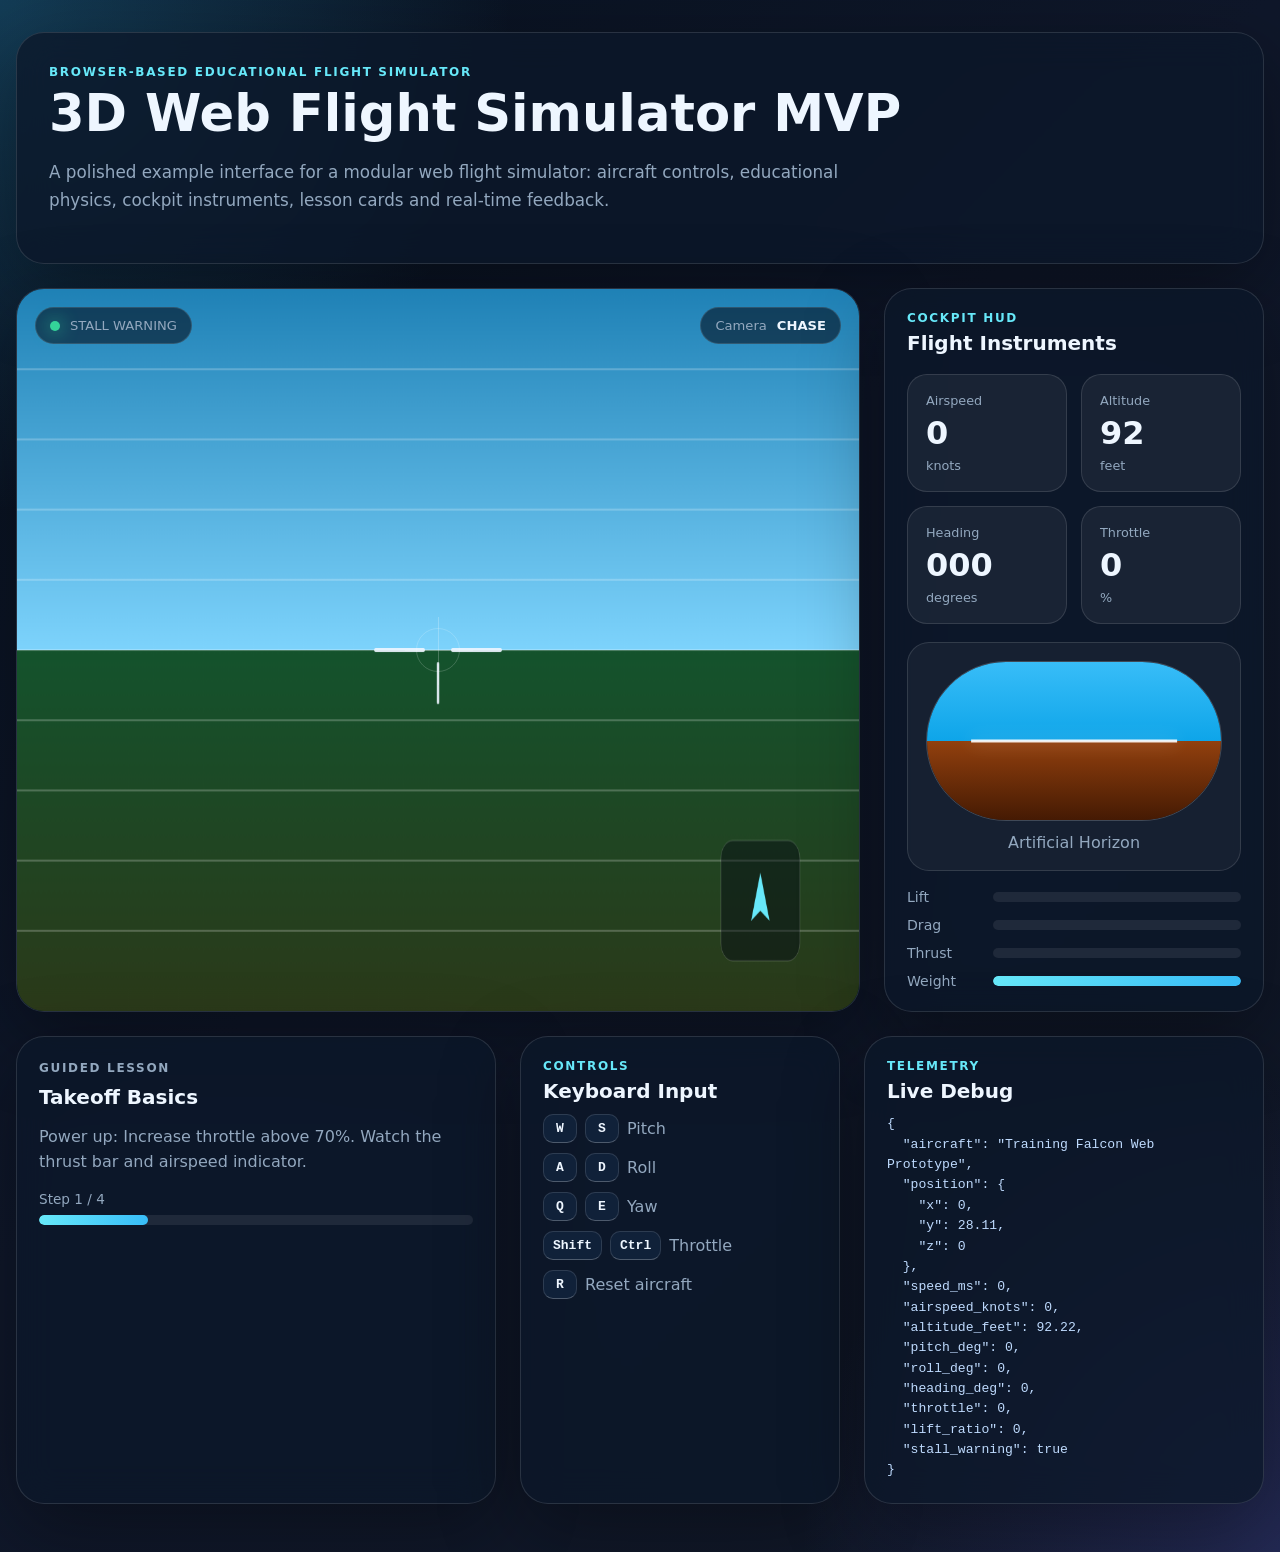
<file: website-dev/3d-web-flight-simulator/examples/index.html>
<!doctype html>
<html lang="en">
<head>
  <meta charset="utf-8" />
  <meta name="viewport" content="width=device-width, initial-scale=1" />
  <title>3D Web Flight Simulator MVP</title>
  <link rel="stylesheet" href="./styles.css" />
</head>
<body>
  <main class="simulator-shell">
    <section class="hero-panel">
      <p class="eyebrow">Browser-Based Educational Flight Simulator</p>
      <h1>3D Web Flight Simulator MVP</h1>
      <p class="hero-copy">
        A polished example interface for a modular web flight simulator: aircraft controls,
        educational physics, cockpit instruments, lesson cards and real-time feedback.
      </p>
    </section>

    <section class="simulator-grid">
      <div class="viewport-card">
        <canvas id="simCanvas" width="1280" height="720" aria-label="Flight simulator viewport"></canvas>

        <div class="viewport-overlay top-left">
          <span class="status-dot"></span>
          <span id="systemStatus">SIM READY</span>
        </div>

        <div class="viewport-overlay top-right">
          <span>Camera</span>
          <strong id="cameraMode">CHASE</strong>
        </div>

        <div class="crosshair" aria-hidden="true"></div>
      </div>

      <aside class="cockpit-card">
        <div class="panel-header">
          <p class="eyebrow">Cockpit HUD</p>
          <h2>Flight Instruments</h2>
        </div>

        <div class="instrument-grid">
          <article class="instrument">
            <span>Airspeed</span>
            <strong id="airspeed">0</strong>
            <small>knots</small>
          </article>

          <article class="instrument">
            <span>Altitude</span>
            <strong id="altitude">0</strong>
            <small>feet</small>
          </article>

          <article class="instrument">
            <span>Heading</span>
            <strong id="heading">000</strong>
            <small>degrees</small>
          </article>

          <article class="instrument">
            <span>Throttle</span>
            <strong id="throttle">0</strong>
            <small>%</small>
          </article>
        </div>

        <div class="attitude-indicator">
          <div id="horizon" class="horizon">
            <div class="sky"></div>
            <div class="ground"></div>
            <div class="wing-line"></div>
          </div>
          <p>Artificial Horizon</p>
        </div>

        <div class="force-bars">
          <div class="force-row">
            <span>Lift</span>
            <div class="bar"><i id="liftBar"></i></div>
          </div>
          <div class="force-row">
            <span>Drag</span>
            <div class="bar"><i id="dragBar"></i></div>
          </div>
          <div class="force-row">
            <span>Thrust</span>
            <div class="bar"><i id="thrustBar"></i></div>
          </div>
          <div class="force-row">
            <span>Weight</span>
            <div class="bar"><i id="weightBar"></i></div>
          </div>
        </div>
      </aside>
    </section>

    <section class="bottom-grid">
      <article id="lessonPanel" class="lesson-card">
        <div class="panel-header compact">
          <p class="eyebrow">Guided Lesson</p>
          <h2 id="lessonTitle">Takeoff Basics</h2>
        </div>
        <p id="lessonText">
          Increase throttle and keep the aircraft stable. Watch how speed creates lift.
        </p>
        <div class="lesson-progress">
          <span id="lessonStepLabel">Step 1 / 4</span>
          <div class="bar"><i id="lessonProgress"></i></div>
        </div>
      </article>

      <article class="controls-card">
        <div class="panel-header compact">
          <p class="eyebrow">Controls</p>
          <h2>Keyboard Input</h2>
        </div>
        <ul class="controls-list">
          <li><kbd>W</kbd><kbd>S</kbd><span>Pitch</span></li>
          <li><kbd>A</kbd><kbd>D</kbd><span>Roll</span></li>
          <li><kbd>Q</kbd><kbd>E</kbd><span>Yaw</span></li>
          <li><kbd>Shift</kbd><kbd>Ctrl</kbd><span>Throttle</span></li>
          <li><kbd>R</kbd><span>Reset aircraft</span></li>
        </ul>
      </article>

      <article class="telemetry-card">
        <div class="panel-header compact">
          <p class="eyebrow">Telemetry</p>
          <h2>Live Debug</h2>
        </div>
        <pre id="telemetryOutput">Waiting for simulator loop...</pre>
      </article>
    </section>
  </main>

  <script type="module" src="./simulator.js"></script>
</body>
</html>
</file>
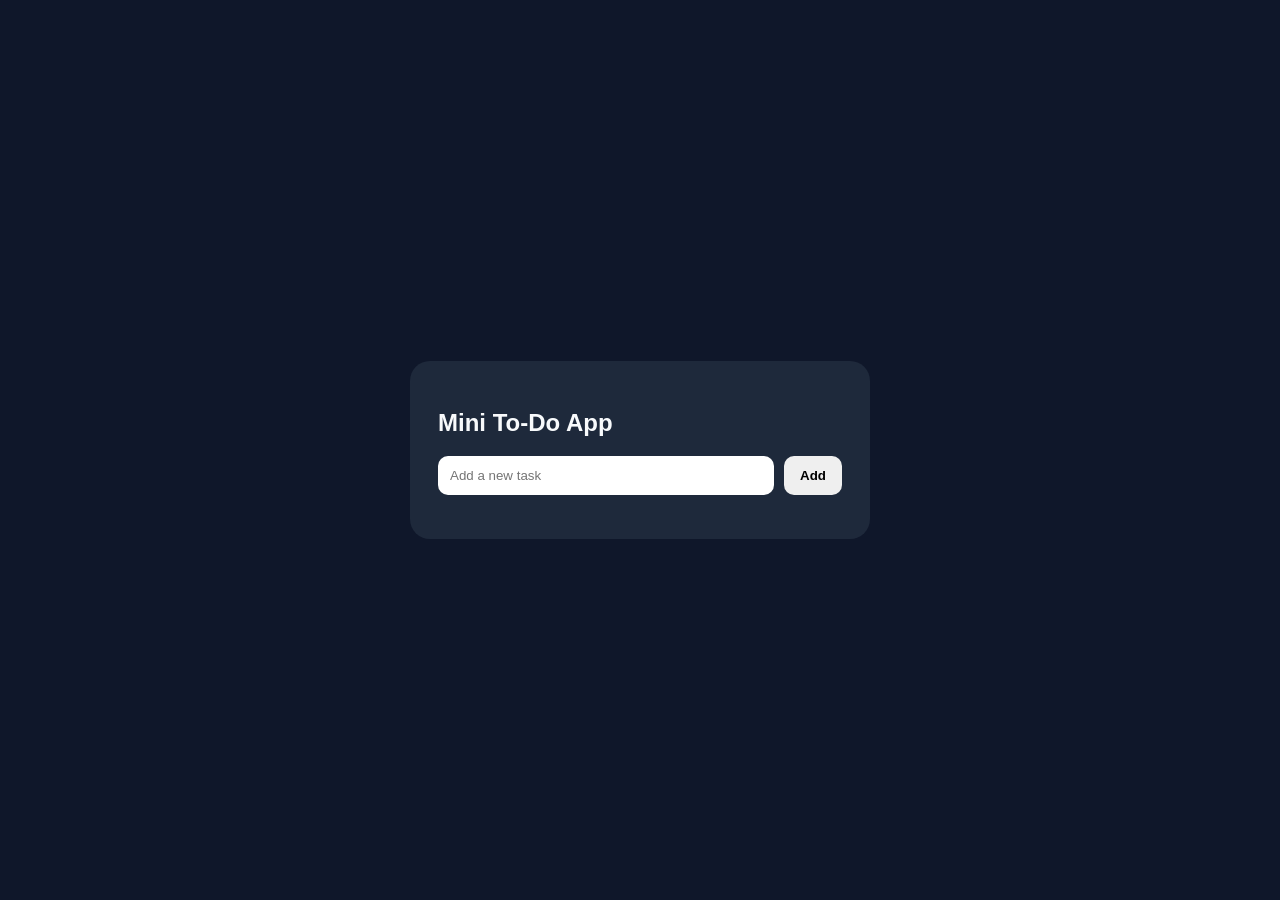
<file: app-dev/examples/todo-app.html>
<!DOCTYPE html>
<html lang="en">
<head>
  <meta charset="UTF-8" />
  <meta name="viewport" content="width=device-width, initial-scale=1.0" />
  <title>Mini To-Do App</title>
  <link rel="stylesheet" href="todo.css" />
</head>
<body>
  <section class="app">
    <h1>Mini To-Do App</h1>
    <form id="task-form">
      <input id="task-input" type="text" placeholder="Add a new task" autocomplete="off" />
      <button type="submit">Add</button>
    </form>
    <ul id="task-list"></ul>
  </section>
  <script src="todo.js"></script>
</body>
</html>
</file>
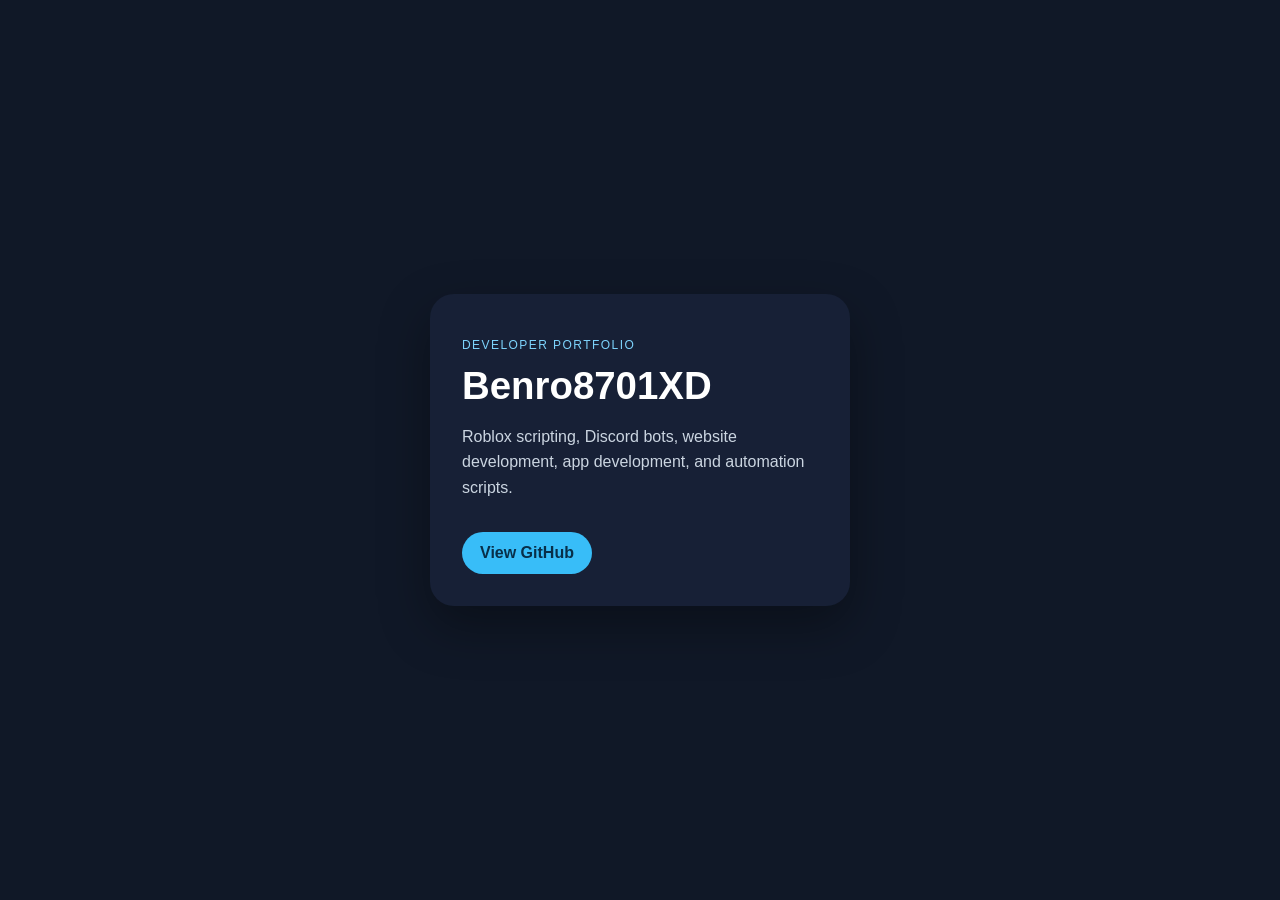
<file: website-dev/examples/portfolio-card.html>
<!DOCTYPE html>
<html lang="en">
<head>
  <meta charset="UTF-8" />
  <meta name="viewport" content="width=device-width, initial-scale=1.0" />
  <title>Portfolio Card</title>
  <link rel="stylesheet" href="style.css" />
</head>
<body>
  <main class="card">
    <p class="tag">Developer Portfolio</p>
    <h1>Benro8701XD</h1>
    <p class="description">
      Roblox scripting, Discord bots, website development, app development, and automation scripts.
    </p>
    <a href="https://github.com/Benro8701XD" target="_blank">View GitHub</a>
  </main>
</body>
</html>
</file>
<file: website-dev/3d-web-flight-simulator/examples/styles.css>
:root {
  --bg: #07111f;
  --panel: rgba(12, 24, 42, 0.78);
  --panel-strong: rgba(18, 35, 60, 0.92);
  --text: #eef6ff;
  --muted: #93a8bf;
  --line: rgba(255, 255, 255, 0.12);
  --accent: #67e8f9;
  --accent-strong: #38bdf8;
  --warning: #facc15;
  --danger: #fb7185;
  --success: #34d399;
  --shadow: 0 24px 80px rgba(0, 0, 0, 0.35);
}

* {
  box-sizing: border-box;
}

body {
  margin: 0;
  min-height: 100vh;
  color: var(--text);
  font-family: Inter, ui-sans-serif, system-ui, -apple-system, BlinkMacSystemFont, "Segoe UI", sans-serif;
  background:
    radial-gradient(circle at top left, rgba(56, 189, 248, 0.25), transparent 32rem),
    radial-gradient(circle at bottom right, rgba(99, 102, 241, 0.22), transparent 30rem),
    linear-gradient(135deg, #07111f 0%, #0f172a 45%, #111827 100%);
}

.simulator-shell {
  width: min(1440px, calc(100% - 32px));
  margin: 0 auto;
  padding: 32px 0 48px;
}

.hero-panel,
.viewport-card,
.cockpit-card,
.lesson-card,
.controls-card,
.telemetry-card {
  border: 1px solid var(--line);
  background: var(--panel);
  box-shadow: var(--shadow);
  backdrop-filter: blur(18px);
  border-radius: 28px;
}

.hero-panel {
  padding: 32px;
  margin-bottom: 24px;
}

.eyebrow {
  margin: 0 0 8px;
  color: var(--accent);
  text-transform: uppercase;
  letter-spacing: 0.14em;
  font-size: 0.75rem;
  font-weight: 800;
}

h1,
h2 {
  margin: 0;
  line-height: 1.05;
}

h1 {
  font-size: clamp(2rem, 4vw, 4.5rem);
}

h2 {
  font-size: 1.25rem;
}

.hero-copy {
  max-width: 820px;
  color: var(--muted);
  font-size: 1.05rem;
  line-height: 1.7;
}

.simulator-grid {
  display: grid;
  grid-template-columns: minmax(0, 1fr) 380px;
  gap: 24px;
  align-items: stretch;
}

.viewport-card {
  position: relative;
  overflow: hidden;
  min-height: 560px;
}

#simCanvas {
  width: 100%;
  height: 100%;
  min-height: 560px;
  display: block;
  background:
    linear-gradient(180deg, rgba(56, 189, 248, 0.2), rgba(15, 23, 42, 0.1) 45%, rgba(34, 197, 94, 0.12)),
    #07111f;
}

.viewport-overlay {
  position: absolute;
  z-index: 5;
  display: flex;
  align-items: center;
  gap: 10px;
  padding: 10px 14px;
  border: 1px solid var(--line);
  border-radius: 999px;
  background: rgba(3, 7, 18, 0.55);
  color: var(--muted);
  font-size: 0.82rem;
}

.viewport-overlay strong {
  color: var(--text);
}

.top-left {
  top: 18px;
  left: 18px;
}

.top-right {
  top: 18px;
  right: 18px;
}

.status-dot {
  width: 10px;
  height: 10px;
  border-radius: 999px;
  background: var(--success);
  box-shadow: 0 0 18px var(--success);
}

.crosshair {
  position: absolute;
  left: 50%;
  top: 50%;
  width: 44px;
  height: 44px;
  transform: translate(-50%, -50%);
  border: 1px solid rgba(255, 255, 255, 0.28);
  border-radius: 50%;
  opacity: 0.65;
}

.crosshair::before,
.crosshair::after {
  content: "";
  position: absolute;
  background: rgba(255, 255, 255, 0.35);
}

.crosshair::before {
  left: 50%;
  top: -12px;
  width: 1px;
  height: 68px;
}

.crosshair::after {
  top: 50%;
  left: -12px;
  height: 1px;
  width: 68px;
}

.cockpit-card,
.lesson-card,
.controls-card,
.telemetry-card {
  padding: 22px;
}

.panel-header {
  margin-bottom: 20px;
}

.panel-header.compact {
  margin-bottom: 12px;
}

.instrument-grid {
  display: grid;
  grid-template-columns: 1fr 1fr;
  gap: 14px;
}

.instrument {
  padding: 18px;
  border: 1px solid var(--line);
  background: rgba(255, 255, 255, 0.055);
  border-radius: 20px;
}

.instrument span,
.instrument small {
  display: block;
  color: var(--muted);
  font-size: 0.8rem;
}

.instrument strong {
  display: block;
  margin: 6px 0;
  font-size: 2rem;
  font-variant-numeric: tabular-nums;
}

.attitude-indicator {
  margin: 18px 0;
  padding: 18px;
  border-radius: 22px;
  border: 1px solid var(--line);
  background: rgba(255, 255, 255, 0.045);
  text-align: center;
}

.horizon {
  position: relative;
  height: 160px;
  border-radius: 999px;
  overflow: hidden;
  border: 1px solid rgba(255, 255, 255, 0.18);
  transition: transform 160ms linear;
}

.sky,
.ground {
  height: 50%;
}

.sky {
  background: linear-gradient(180deg, #38bdf8, #0ea5e9);
}

.ground {
  background: linear-gradient(180deg, #92400e, #451a03);
}

.wing-line {
  position: absolute;
  left: 50%;
  top: 50%;
  width: 70%;
  height: 3px;
  transform: translate(-50%, -50%);
  background: rgba(255, 255, 255, 0.9);
  box-shadow: 0 0 18px rgba(255, 255, 255, 0.35);
}

.attitude-indicator p {
  margin: 12px 0 0;
  color: var(--muted);
}

.force-bars {
  display: grid;
  gap: 12px;
}

.force-row {
  display: grid;
  grid-template-columns: 74px 1fr;
  gap: 12px;
  align-items: center;
  color: var(--muted);
  font-size: 0.88rem;
}

.bar {
  height: 10px;
  overflow: hidden;
  border-radius: 999px;
  background: rgba(255, 255, 255, 0.08);
}

.bar i {
  display: block;
  width: 0%;
  height: 100%;
  border-radius: inherit;
  background: linear-gradient(90deg, var(--accent), var(--accent-strong));
  transition: width 120ms linear;
}

.bottom-grid {
  display: grid;
  grid-template-columns: 1.2fr 0.8fr 1fr;
  gap: 24px;
  margin-top: 24px;
}

.lesson-card p {
  color: var(--muted);
  line-height: 1.6;
}

.lesson-progress {
  display: grid;
  gap: 8px;
  margin-top: 16px;
}

.lesson-progress span {
  color: var(--muted);
  font-size: 0.85rem;
}

.controls-list {
  display: grid;
  gap: 10px;
  padding: 0;
  margin: 0;
  list-style: none;
}

.controls-list li {
  display: flex;
  align-items: center;
  gap: 8px;
  color: var(--muted);
}

kbd {
  min-width: 34px;
  padding: 6px 9px;
  border: 1px solid var(--line);
  border-bottom-color: rgba(255, 255, 255, 0.26);
  border-radius: 10px;
  background: var(--panel-strong);
  color: var(--text);
  font-weight: 800;
  text-align: center;
}

pre {
  min-height: 140px;
  margin: 0;
  overflow: auto;
  color: #bfdbfe;
  font-size: 0.82rem;
  line-height: 1.55;
  white-space: pre-wrap;
}

@media (max-width: 1100px) {
  .simulator-grid,
  .bottom-grid {
    grid-template-columns: 1fr;
  }

  .viewport-card,
  #simCanvas {
    min-height: 420px;
  }
}
</file>
<file: app-dev/examples/todo.css>
* {
  box-sizing: border-box;
}

body {
  margin: 0;
  min-height: 100vh;
  display: grid;
  place-items: center;
  font-family: Arial, sans-serif;
  background: #0f172a;
  color: #f8fafc;
}

.app {
  width: min(90%, 460px);
  padding: 28px;
  border-radius: 20px;
  background: #1e293b;
}

form {
  display: flex;
  gap: 10px;
}

input {
  flex: 1;
  padding: 12px;
  border: 0;
  border-radius: 10px;
}

button {
  padding: 12px 16px;
  border: 0;
  border-radius: 10px;
  cursor: pointer;
  font-weight: bold;
}

li {
  margin-top: 10px;
  padding: 12px;
  border-radius: 10px;
  background: #334155;
  list-style: none;
  cursor: pointer;
}

li.done {
  text-decoration: line-through;
  opacity: 0.65;
}
</file>
<file: website-dev/examples/style.css>
* {
  box-sizing: border-box;
}

body {
  margin: 0;
  min-height: 100vh;
  display: grid;
  place-items: center;
  font-family: Arial, sans-serif;
  background: #101827;
  color: white;
}

.card {
  width: min(90%, 420px);
  padding: 32px;
  border-radius: 24px;
  background: #172036;
  box-shadow: 0 20px 50px rgba(0, 0, 0, 0.35);
}

.tag {
  color: #7dd3fc;
  text-transform: uppercase;
  letter-spacing: 0.12em;
  font-size: 0.75rem;
}

h1 {
  margin: 8px 0;
  font-size: 2.4rem;
}

.description {
  line-height: 1.6;
  color: #cbd5e1;
}

a {
  display: inline-block;
  margin-top: 16px;
  padding: 12px 18px;
  border-radius: 999px;
  background: #38bdf8;
  color: #082f49;
  text-decoration: none;
  font-weight: bold;
}
</file>
